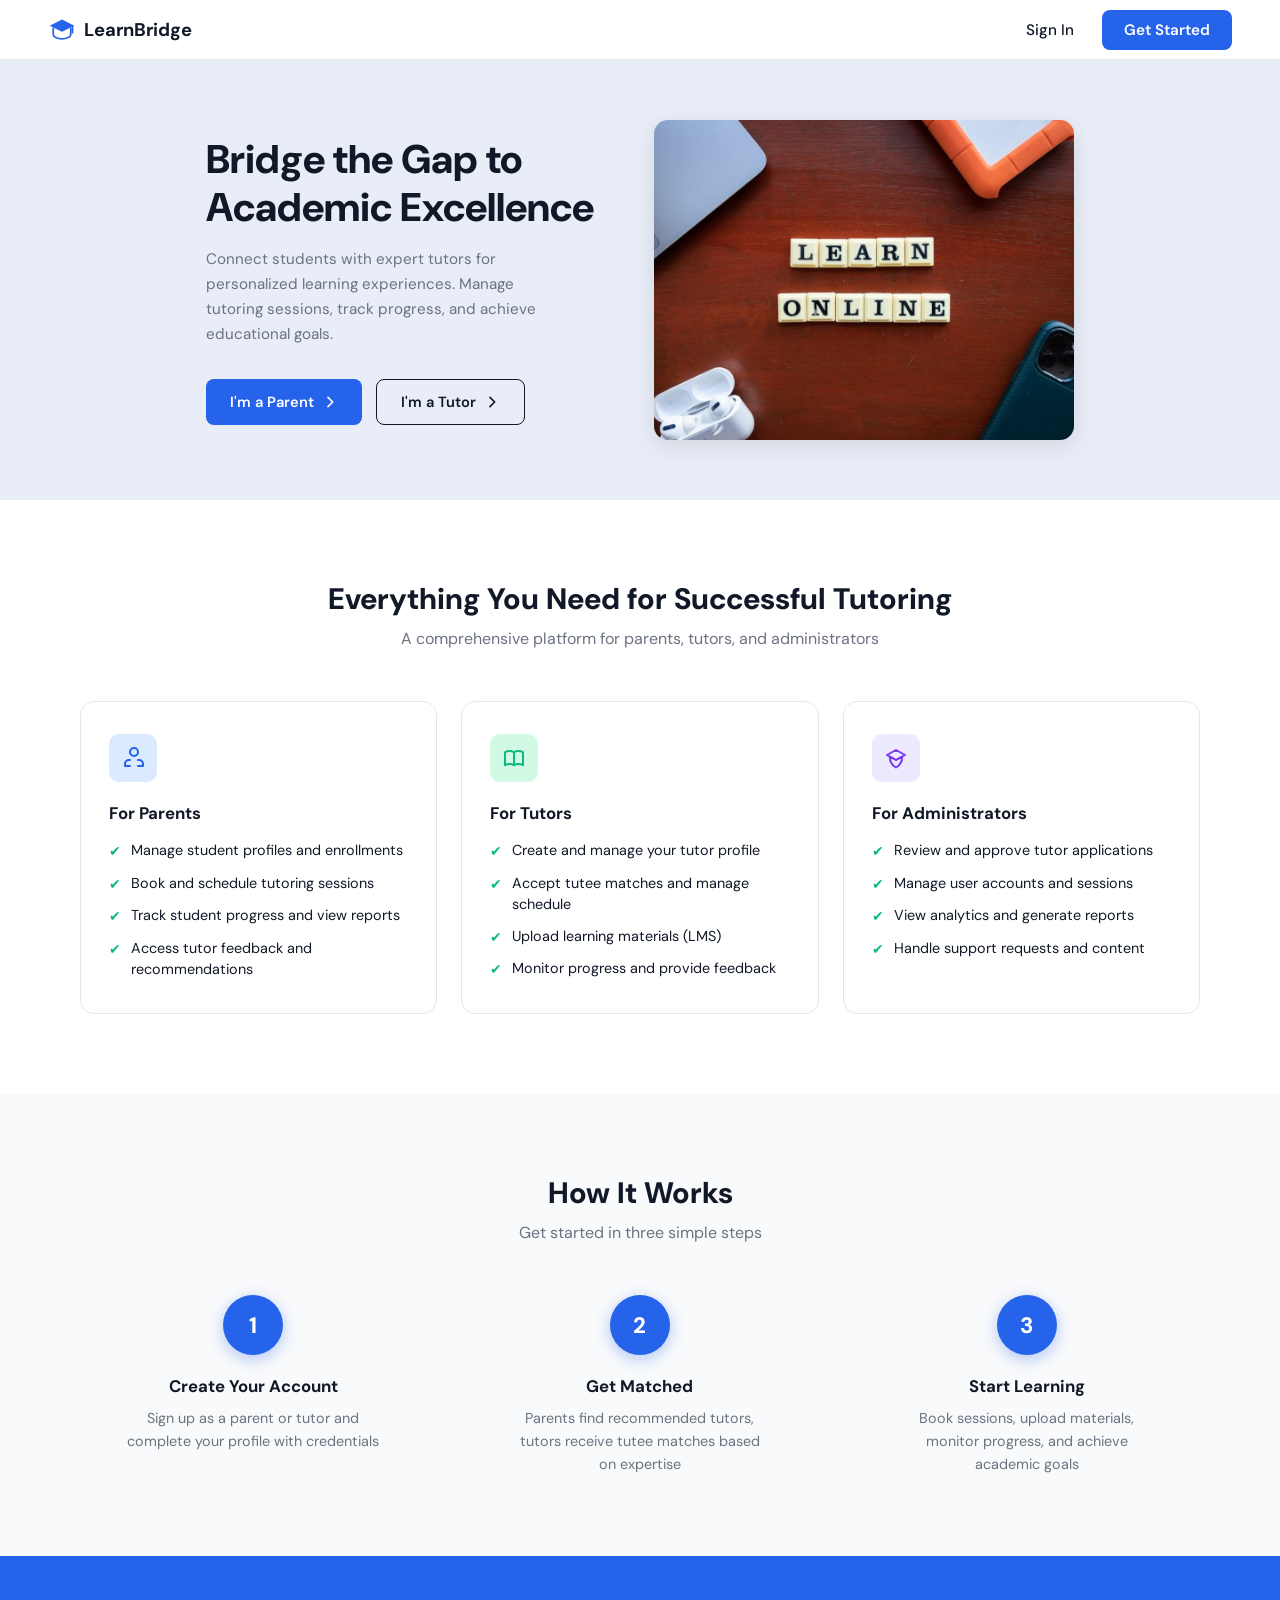
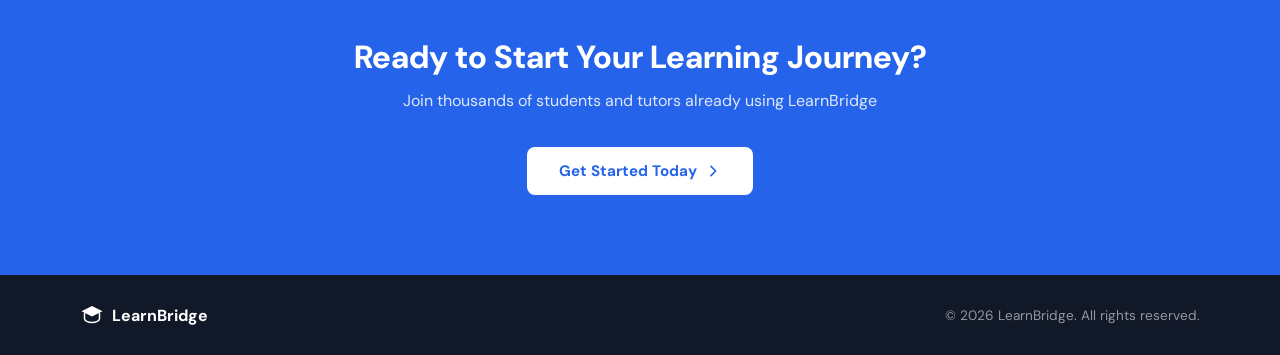
<file: index.html>
<!DOCTYPE html>
<html lang="en">
<head>
  <meta charset="UTF-8" />
  <meta name="viewport" content="width=device-width, initial-scale=1.0" />
  <title>LearnBridge</title>
  <link href="https://fonts.googleapis.com/css2?family=DM+Sans:wght@400;500;600;700;800&display=swap" rel="stylesheet" />
  <link rel="stylesheet" href="css/style.css" />
</head>
<body>

  <!-- NAVBAR -->
  <nav>
    <a href="index.html" class="nav-logo">
      <svg viewBox="0 0 32 32" fill="none" xmlns="http://www.w3.org/2000/svg">
        <path d="M16 4L2 11l14 7 14-7-14-7z" fill="#2563EB"/>
        <path d="M6 14v7c0 2.8 4.5 5 10 5s10-2.2 10-5v-7" stroke="#2563EB" stroke-width="2" stroke-linecap="round"/>
        <line x1="28" y1="11" x2="28" y2="19" stroke="#2563EB" stroke-width="2" stroke-linecap="round"/>
      </svg>
      LearnBridge
    </a>
    <div class="nav-actions">
      <button class="btn-signin" onclick="window.location.href='./pages/SignInPage/index.html'">Sign In</button>
      <button class="btn-primary" onclick="window.location.href='pages/SignUpPage/index.html'">Get Started</button>
    </div>
  </nav>

  <!-- HERO -->
  <section class="hero">
    <div class="hero-content">
      <h1>Bridge the Gap to<br>Academic Excellence</h1>
      <p>Connect students with expert tutors for personalized learning experiences. Manage tutoring sessions, track progress, and achieve educational goals.</p>
      <div class="hero-buttons">
        <button class="btn-hero-primary" onclick="window.location.href='./pages/SignInPage/index.html?role=parent'">
          I'm a Parent
          <svg width="16" height="16" fill="none" viewBox="0 0 24 24" stroke="currentColor" stroke-width="2.5"><path stroke-linecap="round" stroke-linejoin="round" d="M9 5l7 7-7 7"/></svg>
        </button>
        <button class="btn-hero-outline" onclick="window.location.href='pages/SignUpPage/index.html?role=tutor'">
          I'm a Tutor
          <svg width="16" height="16" fill="none" viewBox="0 0 24 24" stroke="currentColor" stroke-width="2.5"><path stroke-linecap="round" stroke-linejoin="round" d="M9 5l7 7-7 7"/></svg>
        </button>
      </div>
    </div>
    <div class="hero-image">
      <img src="images/learn online.jpg" alt="Learn Online" />
    </div>
  </section>

  <!-- FEATURES -->
  <section class="features">
    <h2 class="section-title">Everything You Need for Successful Tutoring</h2>
    <p class="section-subtitle">A comprehensive platform for parents, tutors, and administrators</p>
    <div class="cards-grid">
      <div class="card">
        <div class="card-icon blue">
          <svg width="24" height="24" fill="none" viewBox="0 0 24 24" stroke="#2563EB" stroke-width="2">
            <path stroke-linecap="round" stroke-linejoin="round" d="M17 20h5v-2a4 4 0 00-4-4h-1M9 20H4v-2a4 4 0 014-4h1m4-4a4 4 0 100-8 4 4 0 000 8z"/>
          </svg>
        </div>
        <h3>For Parents</h3>
        <ul>
          <li><span class="check">✔</span> Manage student profiles and enrollments</li>
          <li><span class="check">✔</span> Book and schedule tutoring sessions</li>
          <li><span class="check">✔</span> Track student progress and view reports</li>
          <li><span class="check">✔</span> Access tutor feedback and recommendations</li>
        </ul>
      </div>
      <div class="card">
        <div class="card-icon green">
          <svg width="24" height="24" fill="none" viewBox="0 0 24 24" stroke="#10B981" stroke-width="2">
            <path stroke-linecap="round" stroke-linejoin="round" d="M12 6.253v13m0-13C10.832 5.477 9.246 5 7.5 5S4.168 5.477 3 6.253v13C4.168 18.477 5.754 18 7.5 18s3.332.477 4.5 1.253m0-13C13.168 5.477 14.754 5 16.5 5c1.747 0 3.332.477 4.5 1.253v13C19.832 18.477 18.247 18 16.5 18c-1.746 0-3.332.477-4.5 1.253"/>
          </svg>
        </div>
        <h3>For Tutors</h3>
        <ul>
          <li><span class="check">✔</span> Create and manage your tutor profile</li>
          <li><span class="check">✔</span> Accept tutee matches and manage schedule</li>
          <li><span class="check">✔</span> Upload learning materials (LMS)</li>
          <li><span class="check">✔</span> Monitor progress and provide feedback</li>
        </ul>
      </div>
      <div class="card">
        <div class="card-icon purple">
          <svg width="24" height="24" fill="none" viewBox="0 0 24 24" stroke="#7C3AED" stroke-width="2">
            <path stroke-linecap="round" stroke-linejoin="round" d="M12 14l9-5-9-5-9 5 9 5z"/>
            <path stroke-linecap="round" stroke-linejoin="round" d="M12 14l6.16-3.422A12.083 12.083 0 0112 21.5a12.083 12.083 0 01-6.16-10.922L12 14z"/>
          </svg>
        </div>
        <h3>For Administrators</h3>
        <ul>
          <li><span class="check">✔</span> Review and approve tutor applications</li>
          <li><span class="check">✔</span> Manage user accounts and sessions</li>
          <li><span class="check">✔</span> View analytics and generate reports</li>
          <li><span class="check">✔</span> Handle support requests and content</li>
        </ul>
      </div>
    </div>
  </section>

  <!-- HOW IT WORKS -->
  <section class="how">
    <h2 class="section-title">How It Works</h2>
    <p class="section-subtitle">Get started in three simple steps</p>
    <div class="steps-grid">
      <div class="step">
        <div class="step-number">1</div>
        <h3>Create Your Account</h3>
        <p>Sign up as a parent or tutor and complete your profile with credentials</p>
      </div>
      <div class="step">
        <div class="step-number">2</div>
        <h3>Get Matched</h3>
        <p>Parents find recommended tutors, tutors receive tutee matches based on expertise</p>
      </div>
      <div class="step">
        <div class="step-number">3</div>
        <h3>Start Learning</h3>
        <p>Book sessions, upload materials, monitor progress, and achieve academic goals</p>
      </div>
    </div>
  </section>

  <!-- CTA BANNER -->
  <section class="cta-banner">
    <h2>Ready to Start Your Learning Journey?</h2>
    <p>Join thousands of students and tutors already using LearnBridge</p>
    <button class="btn-cta" onclick="window.location.href='./pages/SignUpPage/index.html'">
      Get Started Today
      <svg width="16" height="16" fill="none" viewBox="0 0 24 24" stroke="currentColor" stroke-width="2.5"><path stroke-linecap="round" stroke-linejoin="round" d="M9 5l7 7-7 7"/></svg>
    </button>
  </section>

  <!-- FOOTER -->
  <footer>
    <div class="footer-logo">
      <svg width="24" height="24" viewBox="0 0 32 32" fill="none">
        <path d="M16 4L2 11l14 7 14-7-14-7z" fill="#ffffff"/>
        <path d="M6 14v7c0 2.8 4.5 5 10 5s10-2.2 10-5v-7" stroke="#ffffff" stroke-width="2" stroke-linecap="round"/>
      </svg>
      LearnBridge
    </div>
    <span class="footer-copy">© 2026 LearnBridge. All rights reserved.</span>
  </footer>

</body>
</html>
</file>
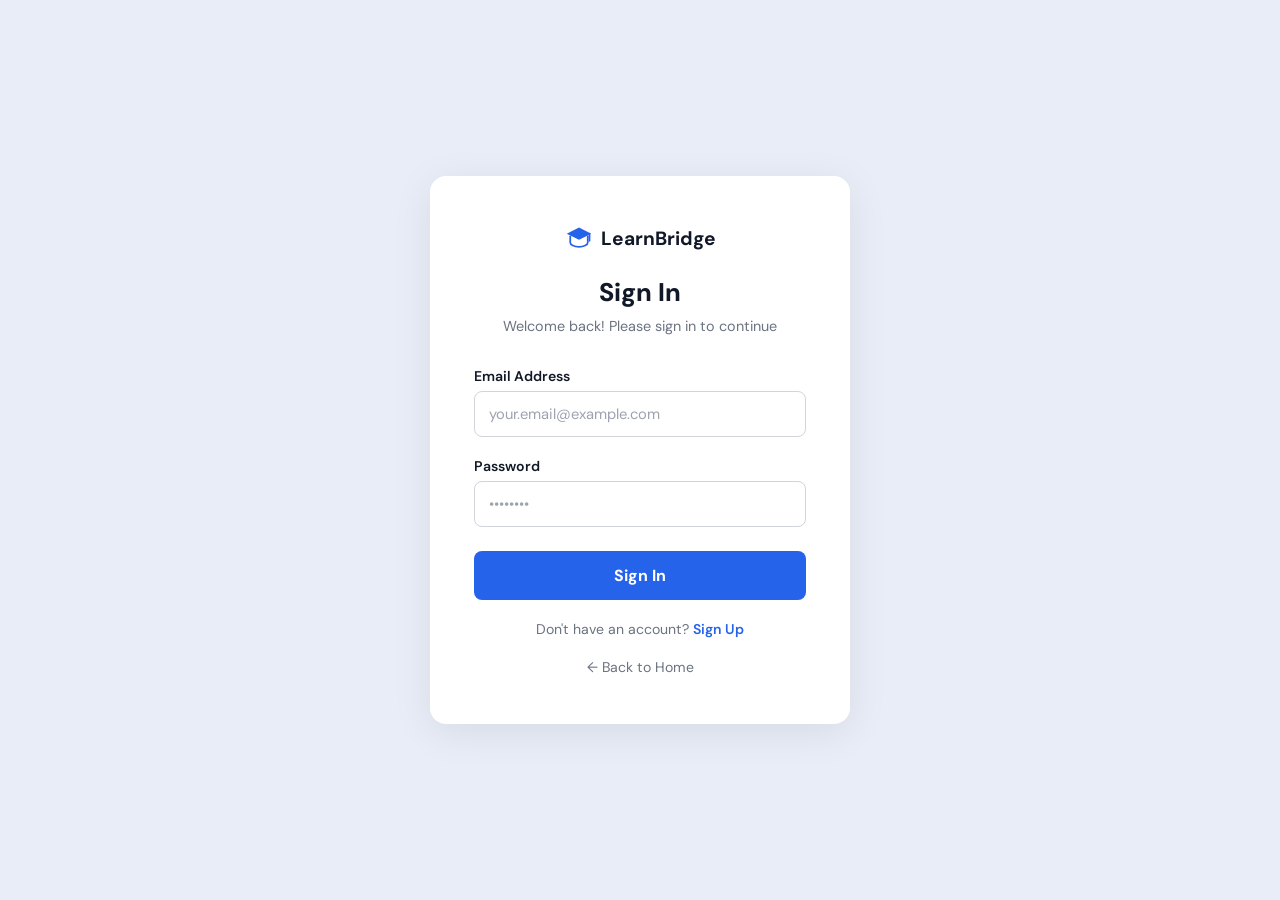
<file: pages/SignInPage/index.html>
<!DOCTYPE html>
<html lang="en">
<head>
  <meta charset="UTF-8" />
  <meta name="viewport" content="width=device-width, initial-scale=1.0" />
  <title>LearnBridge - Sign In</title>
  <link href="https://fonts.googleapis.com/css2?family=DM+Sans:wght@400;500;600;700;800&display=swap" rel="stylesheet" />
  <link rel="stylesheet" href="../../css/SignInPage css/style.css" />
</head>
<body>

  <div class="page">
    <div class="card">

      <!-- Logo -->
      <div class="logo">
        <svg viewBox="0 0 32 32" fill="none" xmlns="http://www.w3.org/2000/svg">
          <path d="M16 4L2 11l14 7 14-7-14-7z" fill="#2563EB"/>
          <path d="M6 14v7c0 2.8 4.5 5 10 5s10-2.2 10-5v-7" stroke="#2563EB" stroke-width="2" stroke-linecap="round"/>
          <line x1="28" y1="11" x2="28" y2="19" stroke="#2563EB" stroke-width="2" stroke-linecap="round"/>
        </svg>
        <span>LearnBridge</span>
      </div>

      <!-- Heading -->
      <h1>Sign In</h1>
      <p class="subtitle">Welcome back! Please sign in to continue</p>

      <!-- Form -->
      <div class="form">
        <div class="field">
          <label for="email">Email Address</label>
          <input type="email" id="email" placeholder="your.email@example.com" />
        </div>

        <div class="field">
          <label for="password">Password</label>
          <input type="password" id="password" placeholder="••••••••" />
        </div>

        <button class="btn-signin" onclick="handleSignIn()">Sign In</button>

        <p class="signup-link">
          Don't have an account? <a href="../../pages/SignUpPage/index.html">Sign Up</a>
        </p>

        <a href="../../index.html" class="back-home">← Back to Home</a>
      </div>

    </div>
  </div>

  <script src="../../js/SignInPage/script.js"></script>
</body>
</html>
</file>
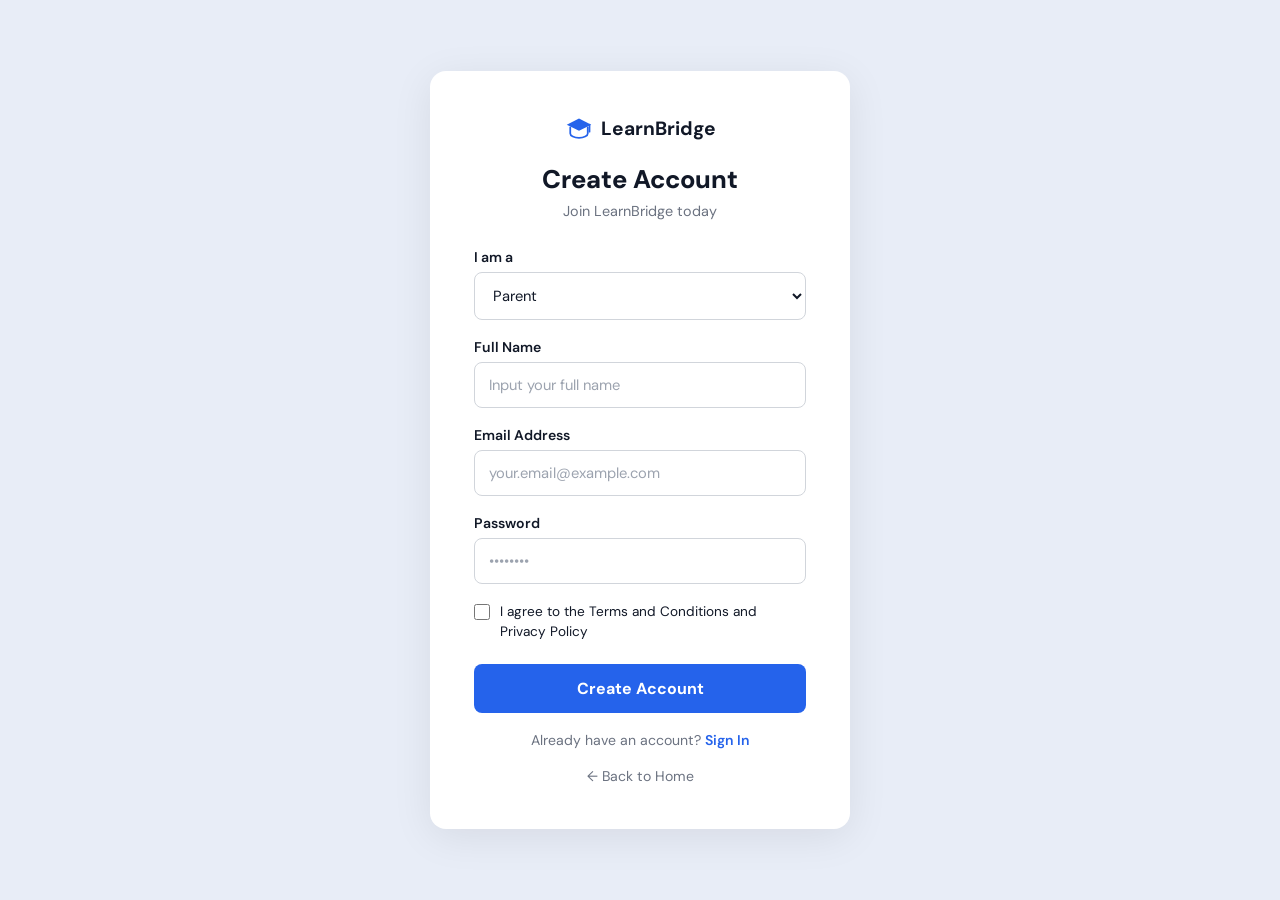
<file: pages/SignUpPage/index.html>
<!DOCTYPE html>
<html lang="en">
<head>
  <meta charset="UTF-8" />
  <meta name="viewport" content="width=device-width, initial-scale=1.0" />
  <title>LearnBridge - Create Account</title>
  <link href="https://fonts.googleapis.com/css2?family=DM+Sans:wght@400;500;600;700;800&display=swap" rel="stylesheet" />
  <link rel="stylesheet" href="../../css/SignUpPage css/style.css" />
</head>
<body>

  <div class="page">
    <div class="card">

      <!-- Logo -->
      <div class="logo">
        <svg viewBox="0 0 32 32" fill="none" xmlns="http://www.w3.org/2000/svg">
          <path d="M16 4L2 11l14 7 14-7-14-7z" fill="#2563EB"/>
          <path d="M6 14v7c0 2.8 4.5 5 10 5s10-2.2 10-5v-7" stroke="#2563EB" stroke-width="2" stroke-linecap="round"/>
          <line x1="28" y1="11" x2="28" y2="19" stroke="#2563EB" stroke-width="2" stroke-linecap="round"/>
        </svg>
        <span>LearnBridge</span>
      </div>

      <h1>Create Account</h1>
      <p class="subtitle">Join LearnBridge today</p>

      <div class="form">

        <div class="field">
          <label for="role">I am a</label>
          <select id="role">
            <option value="parent">Parent</option>
            <option value="tutor">Tutor</option>
          </select>
        </div>

        <div class="field">
          <label for="fullname">Full Name</label>
          <input type="text" id="fullname" placeholder="Input your full name" />
        </div>

        <div class="field">
          <label for="email">Email Address</label>
          <input type="email" id="email" placeholder="your.email@example.com" />
        </div>

        <div class="field">
          <label for="password">Password</label>
          <input type="password" id="password" placeholder="••••••••" />
        </div>

        <div class="checkbox-row">
          <input type="checkbox" id="terms" />
          <label for="terms">I agree to the Terms and Conditions and Privacy Policy</label>
        </div>

        <button class="btn-create" onclick="handleRegister()">Create Account</button>

        <p class="signin-link">Already have an account? <a href="../../pages/SignInPage/index.html">Sign In</a></p>

        <a href="../../index.html" class="back-home">← Back to Home</a>

      </div>
    </div>
  </div>

  <script src="../../js/SignUpPage/script.js"></script>

</body>
</html>
</file>
<file: css/style.css>
*, *::before, *::after { box-sizing: border-box; margin: 0; padding: 0; }

:root {
  --blue: #2563EB;
  --blue-dark: #1d4ed8;
  --blue-light: #EEF2FF;
  --hero-bg: #E8EDF7;
  --text-dark: #111827;
  --text-gray: #6B7280;
  --white: #ffffff;
  --card-border: #E5E7EB;
  --green-icon-bg: #D1FAE5;
  --purple-icon-bg: #EDE9FE;
  --blue-icon-bg: #DBEAFE;
  --cta-bg: #2563EB;
  --footer-bg: #111827;
  --check: #10B981;
}

body {
  font-family: 'DM Sans', sans-serif;
  color: var(--text-dark);
  background: var(--white);
}

/* ── NAVBAR ── */
nav {
  position: sticky;
  top: 0;
  z-index: 100;
  background: var(--white);
  display: flex;
  align-items: center;
  justify-content: space-between;
  padding: 0 48px;
  height: 60px;
  border-bottom: 1px solid var(--card-border);
}

.nav-logo {
  display: flex;
  align-items: center;
  gap: 8px;
  font-size: 1.15rem;
  font-weight: 700;
  color: var(--text-dark);
  text-decoration: none;
}

.nav-logo svg {
  width: 28px;
  height: 28px;
}

.nav-actions {
  display: flex;
  align-items: center;
  gap: 16px;
}

.btn-signin {
  background: none;
  border: none;
  font-family: inherit;
  font-size: 0.95rem;
  font-weight: 500;
  color: var(--text-dark);
  cursor: pointer;
  padding: 8px 12px;
  border-radius: 6px;
  transition: background 0.2s;
}
.btn-signin:hover { background: var(--blue-light); }

.btn-primary {
  background: var(--blue);
  color: var(--white);
  border: none;
  font-family: inherit;
  font-size: 0.95rem;
  font-weight: 600;
  padding: 10px 22px;
  border-radius: 8px;
  cursor: pointer;
  transition: background 0.2s, transform 0.15s;
}
.btn-primary:hover { background: var(--blue-dark); transform: translateY(-1px); }

/* ── HERO ── */
.hero {
  background: var(--hero-bg);
  padding: 60px 120px;
  display: flex;
  align-items: center;
  justify-content: center;
  gap: 60px;
  min-height: 420px;
}

.hero-content {
  max-width: 420px;
  flex-shrink: 0;
}

.hero-content h1 {
  font-size: 2.5rem;
  font-weight: 800;
  line-height: 1.2;
  color: var(--text-dark);
  margin-bottom: 16px;
}

.hero-content p {
  font-size: 0.95rem;
  color: var(--text-gray);
  line-height: 1.65;
  margin-bottom: 32px;
  max-width: 340px;
}

.hero-buttons {
  display: flex;
  gap: 14px;
  flex-wrap: wrap;
}

.btn-hero-primary {
  background: var(--blue);
  color: var(--white);
  border: none;
  font-family: inherit;
  font-size: 0.92rem;
  font-weight: 600;
  padding: 12px 24px;
  border-radius: 8px;
  cursor: pointer;
  display: flex;
  align-items: center;
  gap: 8px;
  transition: background 0.2s, transform 0.15s;
}
.btn-hero-primary:hover { background: var(--blue-dark); transform: translateY(-2px); }

.btn-hero-outline {
  background: transparent;
  color: var(--text-dark);
  border: 1.5px solid var(--text-dark);
  font-family: inherit;
  font-size: 0.92rem;
  font-weight: 600;
  padding: 12px 24px;
  border-radius: 8px;
  cursor: pointer;
  display: flex;
  align-items: center;
  gap: 8px;
  transition: background 0.2s, transform 0.15s;
}
.btn-hero-outline:hover { background: rgba(0,0,0,0.05); transform: translateY(-2px); }

.hero-image {
  flex: none;
  width: 420px;
  border-radius: 14px;
  overflow: hidden;
  box-shadow: 0 6px 24px rgba(0,0,0,0.1);
}
.hero-image img {
  width: 100%;
  height: 320px;
  object-fit: cover;
  display: block;
}

/* ── FEATURES ── */
.features {
  padding: 80px;
  background: var(--white);
  text-align: center;
}

.section-title {
  font-size: 1.85rem;
  font-weight: 800;
  color: var(--text-dark);
  margin-bottom: 10px;
}

.section-subtitle {
  font-size: 1rem;
  color: var(--text-gray);
  margin-bottom: 52px;
}

.cards-grid {
  display: grid;
  grid-template-columns: repeat(3, 1fr);
  gap: 24px;
  text-align: left;
}

.card {
  border: 1.5px solid var(--card-border);
  border-radius: 14px;
  padding: 32px 28px;
  background: var(--white);
  transition: box-shadow 0.2s, transform 0.2s;
}
.card:hover { box-shadow: 0 8px 24px rgba(0,0,0,0.08); transform: translateY(-3px); }

.card-icon {
  width: 48px;
  height: 48px;
  border-radius: 10px;
  display: flex;
  align-items: center;
  justify-content: center;
  margin-bottom: 20px;
}
.card-icon.blue   { background: var(--blue-icon-bg); }
.card-icon.green  { background: var(--green-icon-bg); }
.card-icon.purple { background: var(--purple-icon-bg); }

.card h3 {
  font-size: 1.05rem;
  font-weight: 700;
  margin-bottom: 16px;
  color: var(--text-dark);
}

.card ul {
  list-style: none;
  display: flex;
  flex-direction: column;
  gap: 10px;
}

.card ul li {
  display: flex;
  align-items: flex-start;
  gap: 10px;
  font-size: 0.9rem;
  color: var(--text-dark);
  line-height: 1.5;
}

.card ul li .check {
  flex-shrink: 0;
  margin-top: 1px;
  color: var(--check);
}

/* ── HOW IT WORKS ── */
.how {
  padding: 80px;
  background: #F9FAFB;
  text-align: center;
}

.steps-grid {
  display: grid;
  grid-template-columns: repeat(3, 1fr);
  gap: 40px;
  margin-top: 52px;
}

.step {
  display: flex;
  flex-direction: column;
  align-items: center;
}

.step-number {
  width: 60px;
  height: 60px;
  border-radius: 50%;
  background: var(--blue);
  color: var(--white);
  font-size: 1.4rem;
  font-weight: 800;
  display: flex;
  align-items: center;
  justify-content: center;
  margin-bottom: 20px;
  box-shadow: 0 4px 16px rgba(37,99,235,0.35);
}

.step h3 {
  font-size: 1.05rem;
  font-weight: 700;
  margin-bottom: 10px;
  color: var(--text-dark);
}

.step p {
  font-size: 0.9rem;
  color: var(--text-gray);
  line-height: 1.6;
  max-width: 260px;
}

/* ── CTA BANNER ── */
.cta-banner {
  background: var(--cta-bg);
  padding: 80px;
  text-align: center;
}

.cta-banner h2 {
  font-size: 2rem;
  font-weight: 800;
  color: var(--white);
  margin-bottom: 12px;
}

.cta-banner p {
  font-size: 1rem;
  color: rgba(255,255,255,0.85);
  margin-bottom: 36px;
}

.btn-cta {
  background: var(--white);
  color: var(--blue);
  border: none;
  font-family: inherit;
  font-size: 0.95rem;
  font-weight: 700;
  padding: 14px 32px;
  border-radius: 8px;
  cursor: pointer;
  display: inline-flex;
  align-items: center;
  gap: 8px;
  transition: transform 0.2s, box-shadow 0.2s;
}
.btn-cta:hover { transform: translateY(-2px); box-shadow: 0 8px 20px rgba(0,0,0,0.15); }

/* ── FOOTER ── */
footer {
  background: var(--footer-bg);
  padding: 28px 80px;
  display: flex;
  align-items: center;
  justify-content: space-between;
}

.footer-logo {
  display: flex;
  align-items: center;
  gap: 8px;
  color: var(--white);
  font-size: 1rem;
  font-weight: 700;
}

.footer-copy {
  font-size: 0.85rem;
  color: rgba(255,255,255,0.55);
}

/* ── RESPONSIVE ── */
@media (max-width: 900px) {
  nav { padding: 0 24px; }
  .hero { flex-direction: column; padding: 48px 24px; text-align: center; }
  .hero-image { width: 100%; }
  .hero-buttons { justify-content: center; }
  .hero-content p { max-width: 100%; }
  .features, .how, .cta-banner { padding: 56px 24px; }
  .cards-grid, .steps-grid { grid-template-columns: 1fr; }
  footer { flex-direction: column; gap: 12px; text-align: center; padding: 24px; }
}
</file>
<file: css/SignInPage css/style.css>
*, *::before, *::after { box-sizing: border-box; margin: 0; padding: 0; }

:root {
  --blue: #2563EB;
  --blue-dark: #1d4ed8;
  --text-dark: #111827;
  --text-gray: #6B7280;
  --white: #ffffff;
  --input-border: #D1D5DB;
  --input-focus: #2563EB;
  --bg: #E8EDF7;
}

body {
  font-family: 'DM Sans', sans-serif;
  background: var(--bg);
  min-height: 100vh;
  display: flex;
  align-items: center;
  justify-content: center;
}

.page {
  width: 100%;
  min-height: 100vh;
  display: flex;
  align-items: center;
  justify-content: center;
  padding: 24px;
}

.card {
  background: var(--white);
  border-radius: 16px;
  padding: 48px 44px;
  width: 100%;
  max-width: 420px;
  box-shadow: 0 8px 40px rgba(0, 0, 0, 0.08);
  text-align: center;
}

/* Logo */
.logo {
  display: flex;
  align-items: center;
  justify-content: center;
  gap: 8px;
  margin-bottom: 24px;
}

.logo svg {
  width: 28px;
  height: 28px;
}

.logo span {
  font-size: 1.2rem;
  font-weight: 700;
  color: var(--text-dark);
}

/* Heading */
h1 {
  font-size: 1.6rem;
  font-weight: 800;
  color: var(--text-dark);
  margin-bottom: 8px;
}

.subtitle {
  font-size: 0.9rem;
  color: var(--text-gray);
  margin-bottom: 32px;
}

/* Form */
.form {
  display: flex;
  flex-direction: column;
  gap: 20px;
  text-align: left;
}

.field {
  display: flex;
  flex-direction: column;
  gap: 6px;
}

label {
  font-size: 0.88rem;
  font-weight: 600;
  color: var(--text-dark);
}

input {
  font-family: inherit;
  font-size: 0.92rem;
  color: var(--text-dark);
  background: var(--white);
  border: 1.5px solid var(--input-border);
  border-radius: 8px;
  padding: 12px 14px;
  outline: none;
  transition: border-color 0.2s, box-shadow 0.2s;
}

input::placeholder { color: #9CA3AF; }

input:focus {
  border-color: var(--input-focus);
  box-shadow: 0 0 0 3px rgba(37, 99, 235, 0.1);
}

/* Sign In Button */
.btn-signin {
  background: var(--blue);
  color: var(--white);
  border: none;
  font-family: inherit;
  font-size: 1rem;
  font-weight: 700;
  padding: 14px;
  border-radius: 8px;
  cursor: pointer;
  width: 100%;
  margin-top: 4px;
  transition: background 0.2s, transform 0.15s;
}
.btn-signin:hover { background: var(--blue-dark); transform: translateY(-1px); }

/* Sign Up Link */
.signup-link {
  text-align: center;
  font-size: 0.88rem;
  color: var(--text-gray);
}

.signup-link a {
  color: var(--blue);
  font-weight: 600;
  text-decoration: none;
}
.signup-link a:hover { text-decoration: underline; }

/* Back to Home */
.back-home {
  display: block;
  text-align: center;
  font-size: 0.88rem;
  color: var(--text-gray);
  text-decoration: none;
  transition: color 0.2s;
}
.back-home:hover { color: var(--text-dark); }

/* Responsive */
@media (max-width: 480px) {
  .card { padding: 36px 24px; }
}
</file>
<file: css/SignUpPage css/style.css>
*, *::before, *::after { box-sizing: border-box; margin: 0; padding: 0; }

:root {
  --blue: #2563EB;
  --blue-dark: #1d4ed8;
  --text-dark: #111827;
  --text-gray: #6B7280;
  --white: #ffffff;
  --input-border: #D1D5DB;
  --bg: #E8EDF7;
}

body {
  font-family: 'DM Sans', sans-serif;
  background: var(--bg);
  min-height: 100vh;
  display: flex;
  align-items: center;
  justify-content: center;
}

.page {
  width: 100%;
  min-height: 100vh;
  display: flex;
  align-items: center;
  justify-content: center;
  padding: 24px;
}

.card {
  background: var(--white);
  border-radius: 16px;
  padding: 44px 44px;
  width: 100%;
  max-width: 420px;
  box-shadow: 0 8px 40px rgba(0, 0, 0, 0.08);
  text-align: center;
}

/* Logo */
.logo {
  display: flex;
  align-items: center;
  justify-content: center;
  gap: 8px;
  margin-bottom: 20px;
}
.logo svg { width: 28px; height: 28px; }
.logo span { font-size: 1.2rem; font-weight: 700; color: var(--text-dark); }

/* Heading */
h1 {
  font-size: 1.6rem;
  font-weight: 800;
  color: var(--text-dark);
  margin-bottom: 6px;
}

.subtitle {
  font-size: 0.9rem;
  color: var(--text-gray);
  margin-bottom: 28px;
}

/* Form */
.form {
  display: flex;
  flex-direction: column;
  gap: 18px;
  text-align: left;
}

.field {
  display: flex;
  flex-direction: column;
  gap: 6px;
}

label {
  font-size: 0.88rem;
  font-weight: 600;
  color: var(--text-dark);
}

input[type="text"],
input[type="email"],
input[type="password"] {
  font-family: inherit;
  font-size: 0.92rem;
  color: var(--text-dark);
  background: var(--white);
  border: 1.5px solid var(--input-border);
  border-radius: 8px;
  padding: 12px 14px;
  outline: none;
  transition: border-color 0.2s, box-shadow 0.2s;
}
input[type="text"]::placeholder,
input[type="email"]::placeholder,
input[type="password"]::placeholder { color: #9CA3AF; }
input[type="text"]:focus,
input[type="email"]:focus,
input[type="password"]:focus {
  border-color: var(--blue);
  box-shadow: 0 0 0 3px rgba(37, 99, 235, 0.1);
}

/* Select */
select {
  font-family: inherit;
  font-size: 0.92rem;
  color: var(--text-dark);
  background: var(--white);
  border: 1.5px solid var(--input-border);
  border-radius: 8px;
  padding: 12px 14px;
  outline: none;
  cursor: pointer;
  transition: border-color 0.2s, box-shadow 0.2s;
  appearance: auto;
}
select:focus {
  border-color: var(--blue);
  box-shadow: 0 0 0 3px rgba(37, 99, 235, 0.1);
}

/* Checkbox */
.checkbox-row {
  display: flex;
  align-items: flex-start;
  gap: 10px;
}
.checkbox-row input[type="checkbox"] {
  margin-top: 2px;
  width: 16px;
  height: 16px;
  flex-shrink: 0;
  accent-color: var(--blue);
  cursor: pointer;
}
.checkbox-row label {
  font-size: 0.85rem;
  font-weight: 400;
  color: var(--text-dark);
  cursor: pointer;
  line-height: 1.5;
}

/* Create Account Button */
.btn-create {
  background: var(--blue);
  color: var(--white);
  border: none;
  font-family: inherit;
  font-size: 1rem;
  font-weight: 700;
  padding: 14px;
  border-radius: 8px;
  cursor: pointer;
  width: 100%;
  margin-top: 4px;
  transition: background 0.2s, transform 0.15s;
}
.btn-create:hover { background: var(--blue-dark); transform: translateY(-1px); }

/* Sign In Link */
.signin-link {
  text-align: center;
  font-size: 0.88rem;
  color: var(--text-gray);
}
.signin-link a {
  color: var(--blue);
  font-weight: 600;
  text-decoration: none;
}
.signin-link a:hover { text-decoration: underline; }

/* Back to Home */
.back-home {
  display: block;
  text-align: center;
  font-size: 0.88rem;
  color: var(--text-gray);
  text-decoration: none;
  transition: color 0.2s;
}
.back-home:hover { color: var(--text-dark); }

/* Responsive */
@media (max-width: 480px) {
  .card { padding: 36px 24px; }
}
</file>
